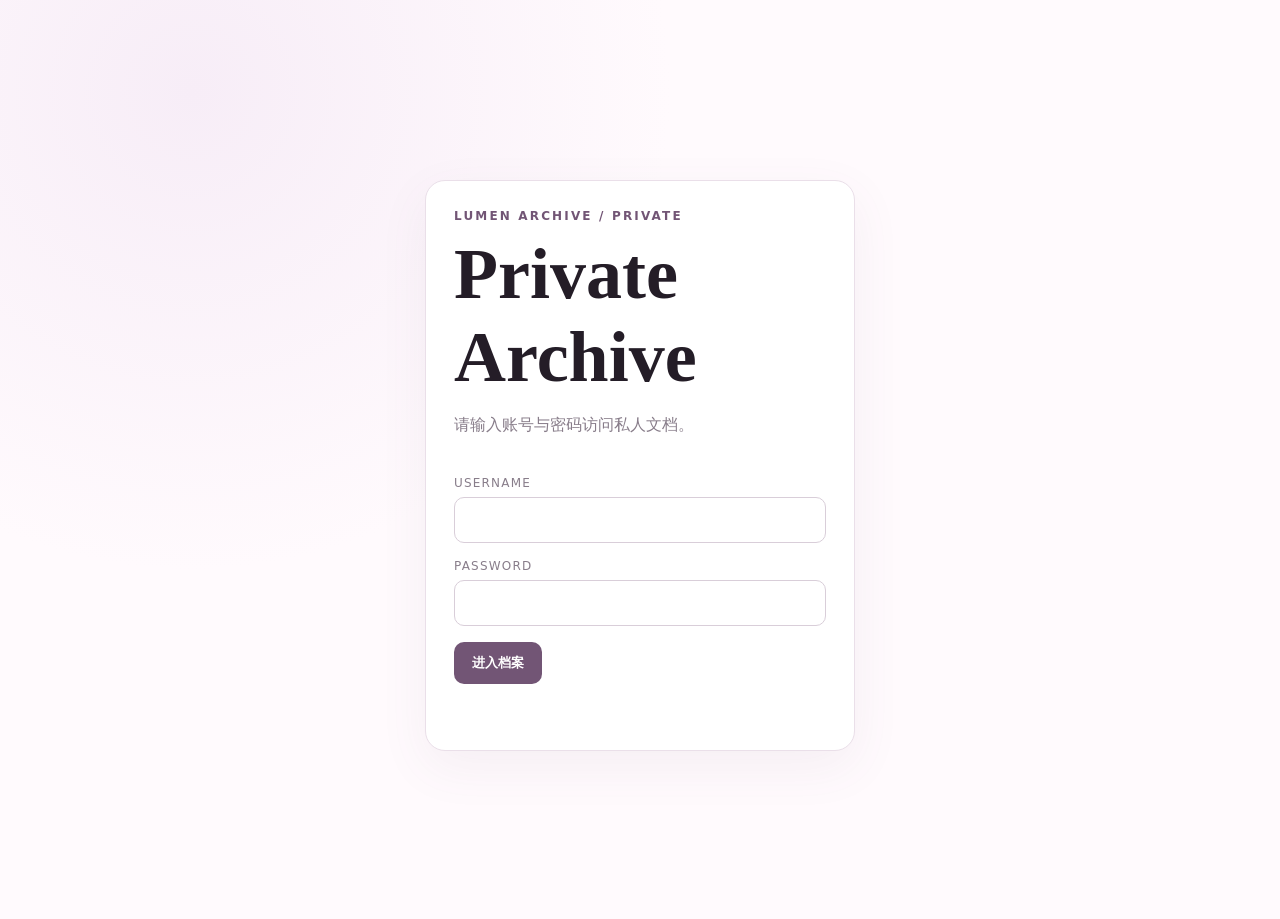
<file: private/index.html>
<!doctype html>
<html lang="zh-CN">
<head>
<meta charset="utf-8">
<meta name="viewport" content="width=device-width,initial-scale=1">
<title>LUMEN ARCHIVE · Private</title>
<style>
:root{--ink:#241d27;--muted:#887d8a;--line:#eadfe9;--accent:#725575;--bg:#fffafd}
*{box-sizing:border-box}body{margin:0;background:radial-gradient(circle at 15% 10%,#f7edf7,transparent 35%),var(--bg);color:var(--ink);font-family:system-ui,-apple-system,BlinkMacSystemFont,"Segoe UI",sans-serif;min-height:100vh}
main{max-width:900px;margin:auto;padding:8vh 24px 60px}.brand{letter-spacing:.18em;font-size:12px;color:var(--accent);font-weight:700}.title{font-family:Georgia,serif;font-size:clamp(38px,7vw,72px);margin:10px 0}.sub{color:var(--muted);margin-bottom:40px}
.card{background:#fff;border:1px solid var(--line);border-radius:20px;padding:28px;box-shadow:0 16px 50px #72557512}.login{max-width:430px;margin:12vh auto}.field{display:block;margin:16px 0}.field span{display:block;font-size:12px;letter-spacing:.1em;color:var(--muted);margin-bottom:7px}.field input{width:100%;padding:13px 14px;border:1px solid #d9ced9;border-radius:10px;font-size:16px}
button{border:0;border-radius:10px;padding:12px 18px;background:var(--accent);color:#fff;cursor:pointer;font-weight:700}.msg{min-height:24px;color:#b24b63;margin-top:14px}
#app{display:none}.head{display:flex;justify-content:space-between;align-items:end;gap:20px;margin-bottom:22px}.logout{background:#f1eaf1;color:var(--accent)}.upload{display:flex;gap:10px;flex-wrap:wrap;margin:18px 0}.file{border:1px dashed #cdbdcd;padding:12px 16px;border-radius:10px;flex:1}.docs{display:grid;gap:10px;margin-top:22px}.doc{display:flex;align-items:center;justify-content:space-between;gap:16px;border-top:1px solid var(--line);padding:16px 0}.doc-name{font-weight:650;word-break:break-word}.doc-meta{font-size:12px;color:var(--muted);margin-top:4px}.actions{display:flex;gap:8px;flex-shrink:0}.actions a{text-decoration:none;padding:10px 13px;border-radius:9px;background:#f1eaf1;color:var(--accent);font-weight:650}.danger{background:#fff0f2!important;color:#a33d54!important}
@media(max-width:600px){.head{align-items:start}.doc{align-items:start;flex-direction:column}.actions{width:100%}.actions a,.actions button{flex:1;text-align:center}}
</style>
</head>
<body>
<main>
  <div id="login" class="card login">
    <div class="brand">LUMEN ARCHIVE / PRIVATE</div>
    <h1 class="title">Private Archive</h1>
    <p class="sub">请输入账号与密码访问私人文档。</p>
    <form id="loginForm">
      <label class="field"><span>USERNAME</span><input id="username" autocomplete="username" required></label>
      <label class="field"><span>PASSWORD</span><input id="password" type="password" autocomplete="current-password" required></label>
      <button type="submit">进入档案</button>
      <div class="msg" id="loginMsg"></div>
    </form>
  </div>

  <section id="app">
    <div class="head">
      <div><div class="brand">LUMEN ARCHIVE / PRIVATE</div><h1 class="title">私人文档</h1><p class="sub">只有通过账号密码验证的会话才能读取这些文件。</p></div>
      <button class="logout" id="logout">退出</button>
    </div>
    <div class="card">
      <div class="upload">
        <input class="file" id="file" type="file" accept=".pdf,.txt,.md,.rtf,.doc,.docx,.xls,.xlsx,.ppt,.pptx,.zip,.7z,.rar">
        <button id="upload">上传文档</button>
      </div>
      <div id="status" class="msg"></div>
      <div class="docs" id="docs"></div>
    </div>
  </section>
</main>
<script>
const $=s=>document.querySelector(s);
const login=$('#login'),app=$('#app'),msg=$('#loginMsg'),status=$('#status'),docs=$('#docs');
const size=n=>n<1024*1024?(n/1024).toFixed(1)+' KB':(n/1024/1024).toFixed(2)+' MB';
async function session(){try{const r=await fetch('/api/session',{credentials:'same-origin'});if(r.ok&&(await r.json()).authenticated){login.style.display='none';app.style.display='block';load()}}catch{}}
$('#loginForm').onsubmit=async e=>{e.preventDefault();msg.textContent='验证中…';try{const r=await fetch('/api/login',{method:'POST',headers:{'Content-Type':'application/json'},body:JSON.stringify({username:$('#username').value,password:$('#password').value})});const j=await r.json();if(!r.ok)throw Error(j.error||'登录失败');login.style.display='none';app.style.display='block';load()}catch(e){msg.textContent=e.message}};
async function load(){const r=await fetch('/api/docs',{credentials:'same-origin'});const j=await r.json();if(!r.ok){status.textContent=j.error||'读取失败';return}docs.innerHTML=j.documents.length?j.documents.map(d=>`<article class="doc"><div><div class="doc-name">${esc(d.name)}</div><div class="doc-meta">${esc(d.content_type)} · ${size(d.size)}</div></div><div class="actions"><a href="/docs/${encodeURIComponent(d.r2_key.replace(/^private-docs\\//,''))}" target="_blank" rel="noopener">打开</a><button class="danger" onclick="del('${d.id}')">删除</button></div></article>`).join(''):'<p class="sub">还没有私人文档。</p>'}
$('#upload').onclick=async()=>{const f=$('#file').files[0];if(!f){status.textContent='请选择文件';return}status.textContent='上传中…';const fd=new FormData();fd.append('file',f);try{const r=await fetch('/api/docs',{method:'POST',body:fd,credentials:'same-origin'});const j=await r.json();if(!r.ok)throw Error(j.error||'上传失败');$('#file').value='';status.textContent='上传成功';load()}catch(e){status.textContent=e.message}};
async function del(id){if(!confirm('确定删除这个文档吗？'))return;const r=await fetch('/api/docs?id='+encodeURIComponent(id),{method:'DELETE',credentials:'same-origin'});if(r.ok)load();else{const j=await r.json().catch(()=>({}));status.textContent=j.error||'删除失败'}}
$('#logout').onclick=async()=>{await fetch('/api/logout',{method:'POST'});location.reload()};
function esc(v=''){return String(v).replace(/[&<>"']/g,c=>({'&':'&amp;','<':'&lt;','>':'&gt;','"':'&quot;',"'":'&#39;'}[c]))}
session();
</script>
</body>
</html>
</file>
